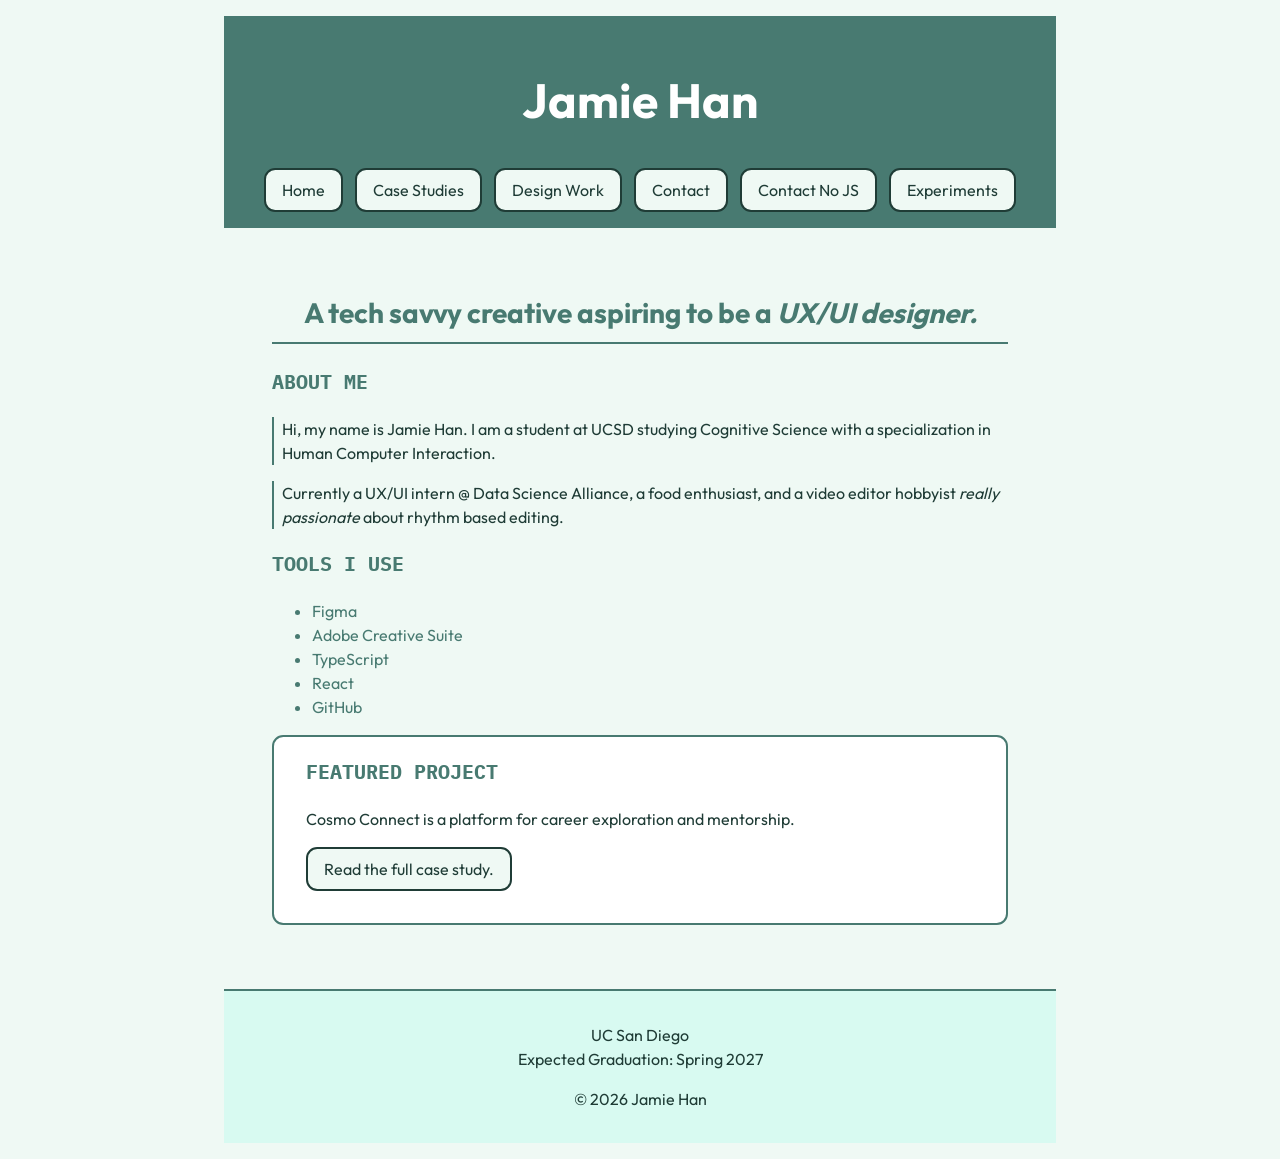
<file: index.html>
<!DOCTYPE html>
<html lang="en">
<head>
  <meta charset="utf-8">
  <meta name="viewport" content="width=device-width, initial-scale=1">
  <title>Home | Jamie Han</title>
  <link rel="preconnect" href="https://fonts.googleapis.com">
  <link rel="preconnect" href="https://fonts.gstatic.com" crossorigin>
  <link href="https://fonts.googleapis.com/css2?family=IBM+Plex+Mono:ital,wght@0,100;0,200;0,300;0,400;0,500;0,600;0,700;1,100;1,200;1,300;1,400;1,500;1,600;1,700&family=Outfit:wght@100..900&display=swap" rel="stylesheet">
  <link rel="stylesheet" href="styles.css">
</head>
<body>
  <header>
    <h1>Jamie Han</h1>
    <nav>
      <ul>
        <li><a class="nav-links" href="index.html">Home</a></li>
        <li><a class="nav-links" href="case-studies.html">Case Studies</a></li>
        <li><a class="nav-links" href="design-work.html">Design Work</a></li>
        <li><a class="nav-links" href="contact.html">Contact</a></li>
        <li><a class="nav-links" href="form-no-js.html">Contact No JS</a></li>
        <li><a class="nav-links" href="experiments.html">Experiments</a></li>
      </ul>
    </nav>
  </header>

  <main>
    <hello-world></hello-world>
    <h2>A tech savvy creative aspiring to be a <i>UX/UI designer.</i></h2>

    <section>
      <h3>ABOUT ME</h3>
      <p>Hi, my name is Jamie Han. I am a student at UCSD studying Cognitive Science with a specialization in Human Computer Interaction.</p>
      <p>Currently a UX/UI intern @ Data Science Alliance, a food enthusiast, and a video editor hobbyist <em>really passionate</em> about rhythm based editing.</p>
    </section>

    <section>
      <h3>TOOLS I USE</h3>
      <ul>
        <li>Figma</li>
        <li>Adobe Creative Suite</li>
        <li>TypeScript</li>
        <li>React</li>
        <li>GitHub</li>
      </ul>
    </section>

    <project-card>
      <article>
        <h3>FEATURED PROJECT</h3>
        <p>Cosmo Connect is a platform for career exploration and mentorship.</p>
        <a href="project-1.html">Read the full case study.</a>
      </article>
    </project-card>

  </main>

  <footer>
    <p>UC San Diego<br>Expected Graduation: Spring 2027</p>
    <p>&copy; 2026 Jamie Han</p>
  </footer>
    <script>
        class HelloWorld extends HTMLElement {
        connectedCallback() {
            console.log("Hello World!");
        }
        }
        customElements.define("hello-world", HelloWorld);
    </script>
</body>
</html>
</file>
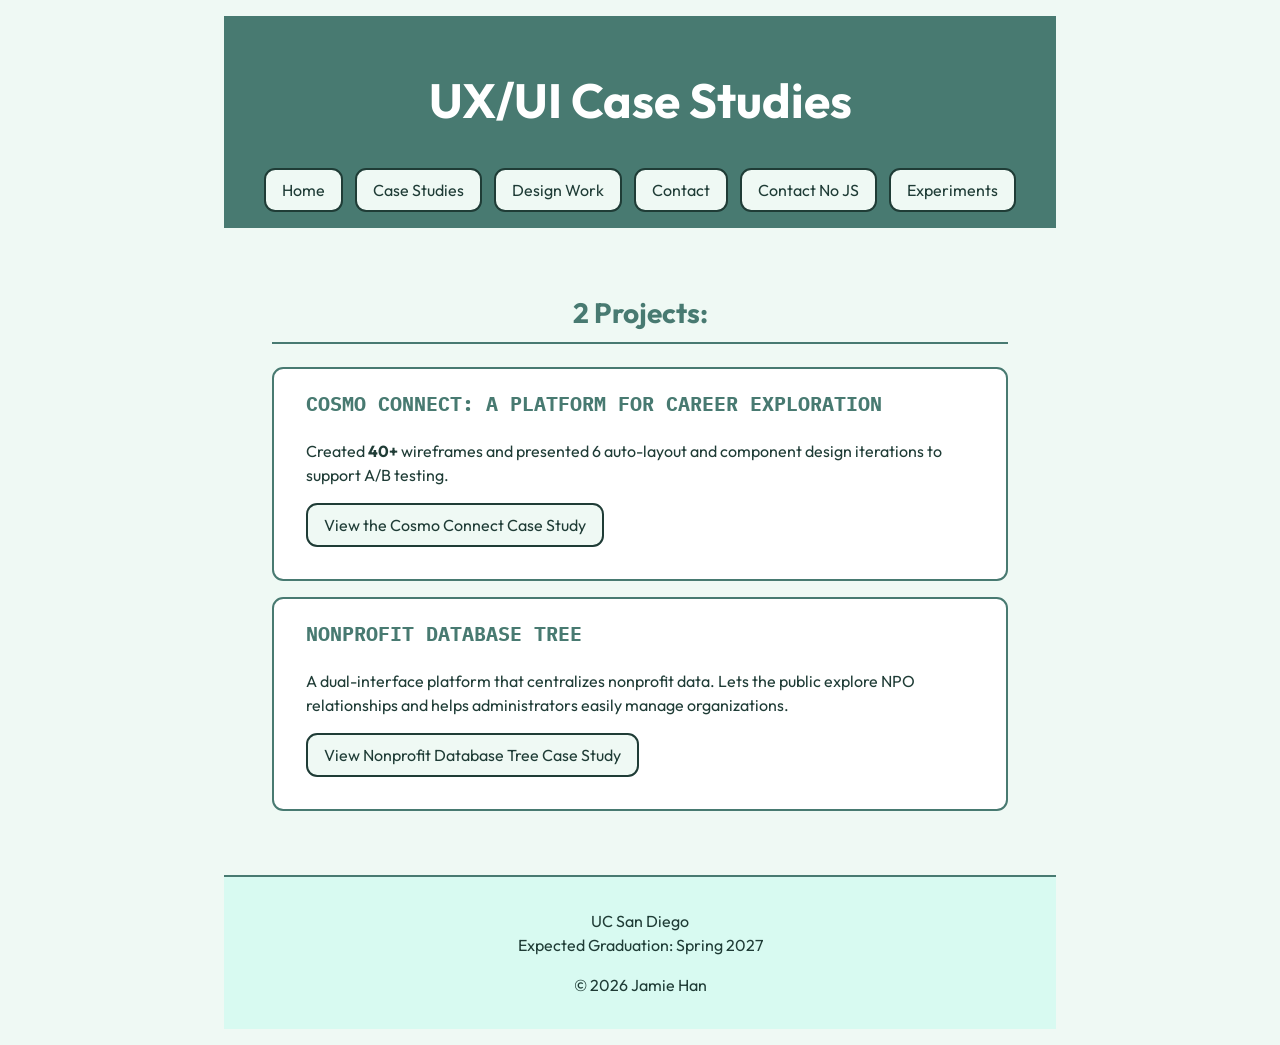
<file: case-studies.html>
<!DOCTYPE html>
<html lang="en">
<head>
  <meta charset="utf-8">
  <meta name="viewport" content="width=device-width, initial-scale=1">
  <title>UX/UI Case Studies | Jamie Han</title>
  <link rel="preconnect" href="https://fonts.googleapis.com">
  <link rel="preconnect" href="https://fonts.gstatic.com" crossorigin>
  <link href="https://fonts.googleapis.com/css2?family=IBM+Plex+Mono:ital,wght@0,100;0,200;0,300;0,400;0,500;0,600;0,700;1,100;1,200;1,300;1,400;1,500;1,600;1,700&family=Outfit:wght@100..900&display=swap" rel="stylesheet">
  <link rel="stylesheet" href="styles.css">
</head>
<body>
  <header>
    <h1>UX/UI Case Studies</h1>
    <nav>
      <ul>
        <li><a class="nav-links" href="index.html">Home</a></li>
        <li><a class="nav-links" href="case-studies.html">Case Studies</a></li>
        <li><a class="nav-links" href="design-work.html">Design Work</a></li>
        <li><a class="nav-links" href="contact.html">Contact</a></li>
        <li><a class="nav-links" href="form-no-js.html">Contact No JS</a></li>
        <li><a class="nav-links" href="experiments.html">Experiments</a></li>
      </ul>
    </nav>
  </header>

  <main>
    <h2><span>2</span> Projects:</h2>
    <project-card>
      <article>
        <h3>COSMO CONNECT: A PLATFORM FOR CAREER EXPLORATION</h3>
        <p>Created <b>40+</b> wireframes and presented 6 auto-layout and component design iterations to support A/B testing.</p>
        <a class = "cs-button" href="project-1.html">View the Cosmo Connect Case Study</a>
      </article>
    </project-card>
    
    <project-card>
      <article>
        <h3>NONPROFIT DATABASE TREE</h3>
        <p>A dual-interface platform that centralizes nonprofit data. Lets the public explore NPO relationships and  helps administrators easily manage organizations.</p>
        <a class = "cs-button" href="project-2.html">View Nonprofit Database Tree Case Study</a>
      </article>
    </project-card>
  </main>

  <footer>
    <p>UC San Diego<br>Expected Graduation: Spring 2027</p>
    <p>&copy; 2026 Jamie Han</p>
  </footer>
</body>
</html>
</file>
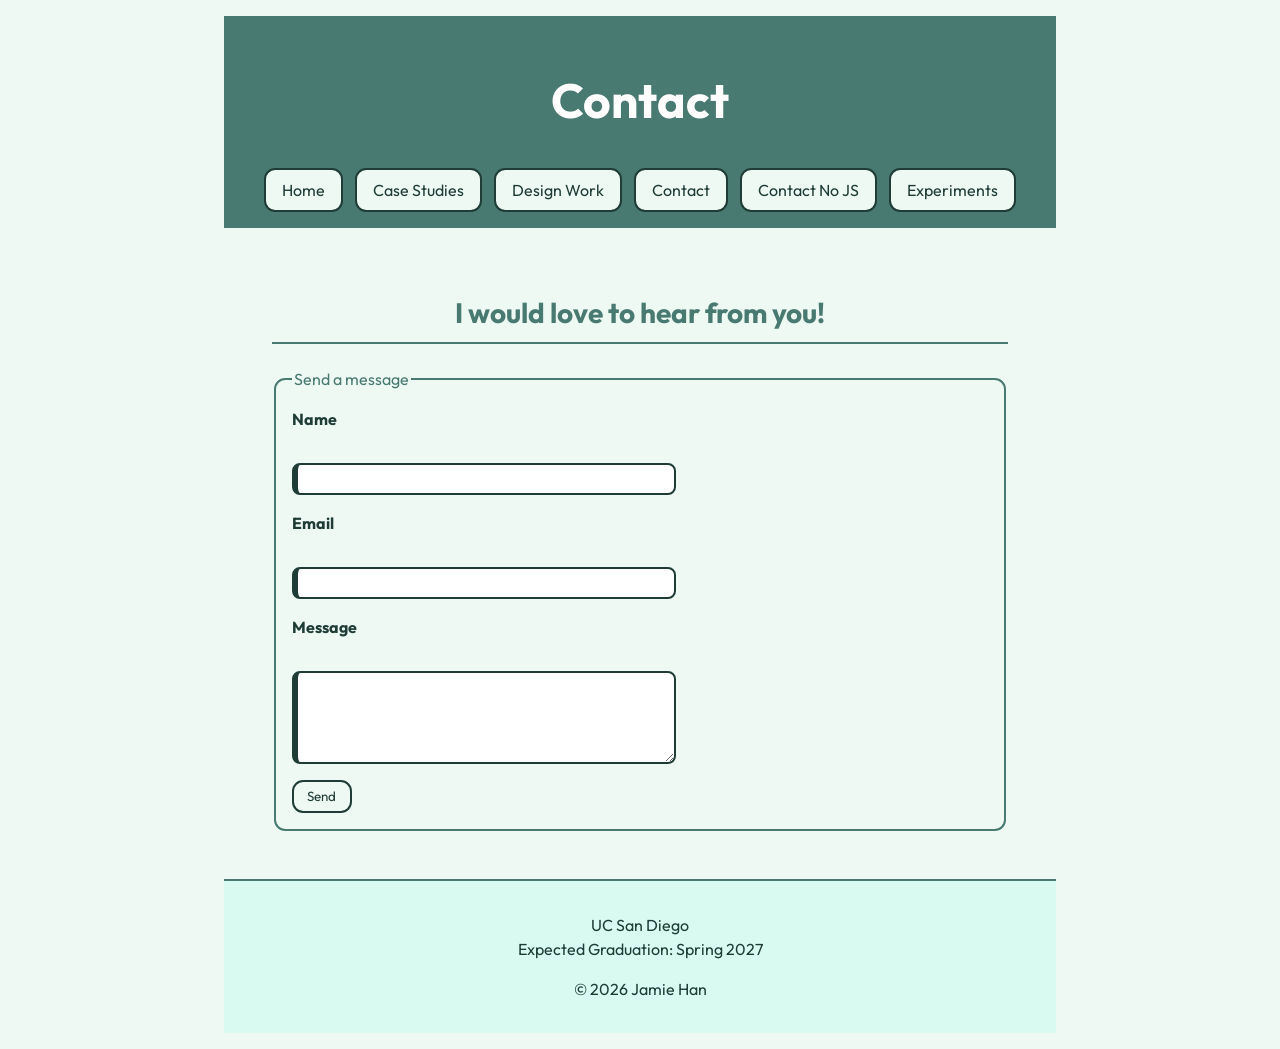
<file: contact.html>
<!DOCTYPE html>
<html lang="en">
<head>
  <meta charset="utf-8">
  <meta name="viewport" content="width=device-width, initial-scale=1">
  <title>Contact | Jamie Han</title>
  <link rel="preconnect" href="https://fonts.googleapis.com">
  <link rel="preconnect" href="https://fonts.gstatic.com" crossorigin>
  <link href="https://fonts.googleapis.com/css2?family=IBM+Plex+Mono:ital,wght@0,100;0,200;0,300;0,400;0,500;0,600;0,700;1,100;1,200;1,300;1,400;1,500;1,600;1,700&family=Outfit:wght@100..900&display=swap" rel="stylesheet">
  <link rel="stylesheet" href="styles.css">
</head>
<body>
  <header>
    <h1>Contact</h1>
    <nav>
      <ul>
        <li><a class="nav-links" href="index.html">Home</a></li>
        <li><a class="nav-links" href="case-studies.html">Case Studies</a></li>
        <li><a class="nav-links" href="design-work.html">Design Work</a></li>
        <li><a class="nav-links" href="contact.html">Contact</a></li>
        <li><a class="nav-links" href="form-no-js.html">Contact No JS</a></li>
        <li><a class="nav-links" href="experiments.html">Experiments</a></li>
      </ul>
    </nav>
  </header>

  <main>
    <h2>I would love to hear from you!</h2>
    <form action="#" method="post" name="contact">
      <fieldset>
        <legend>Send a message</legend>

        <p>
          <label for="name">Name</label><br>
          <input type="text" id="name" name="name" required>
        </p>

        <p>
          <label for="email">Email</label><br>
          <input type="email" id="email" name="email" required>
        </p>

        <p>
          <label for="message">Message</label><br>
          <textarea id="message" name="message" rows="5" cols="40" required></textarea>
        </p>

        <button type="submit">Send</button>
      </fieldset>
    </form>
  </main>

  <footer>
    <p>UC San Diego<br>Expected Graduation: Spring 2027</p>
    <p>&copy; 2026 Jamie Han</p>
  </footer>
</body>
</html>
</file>
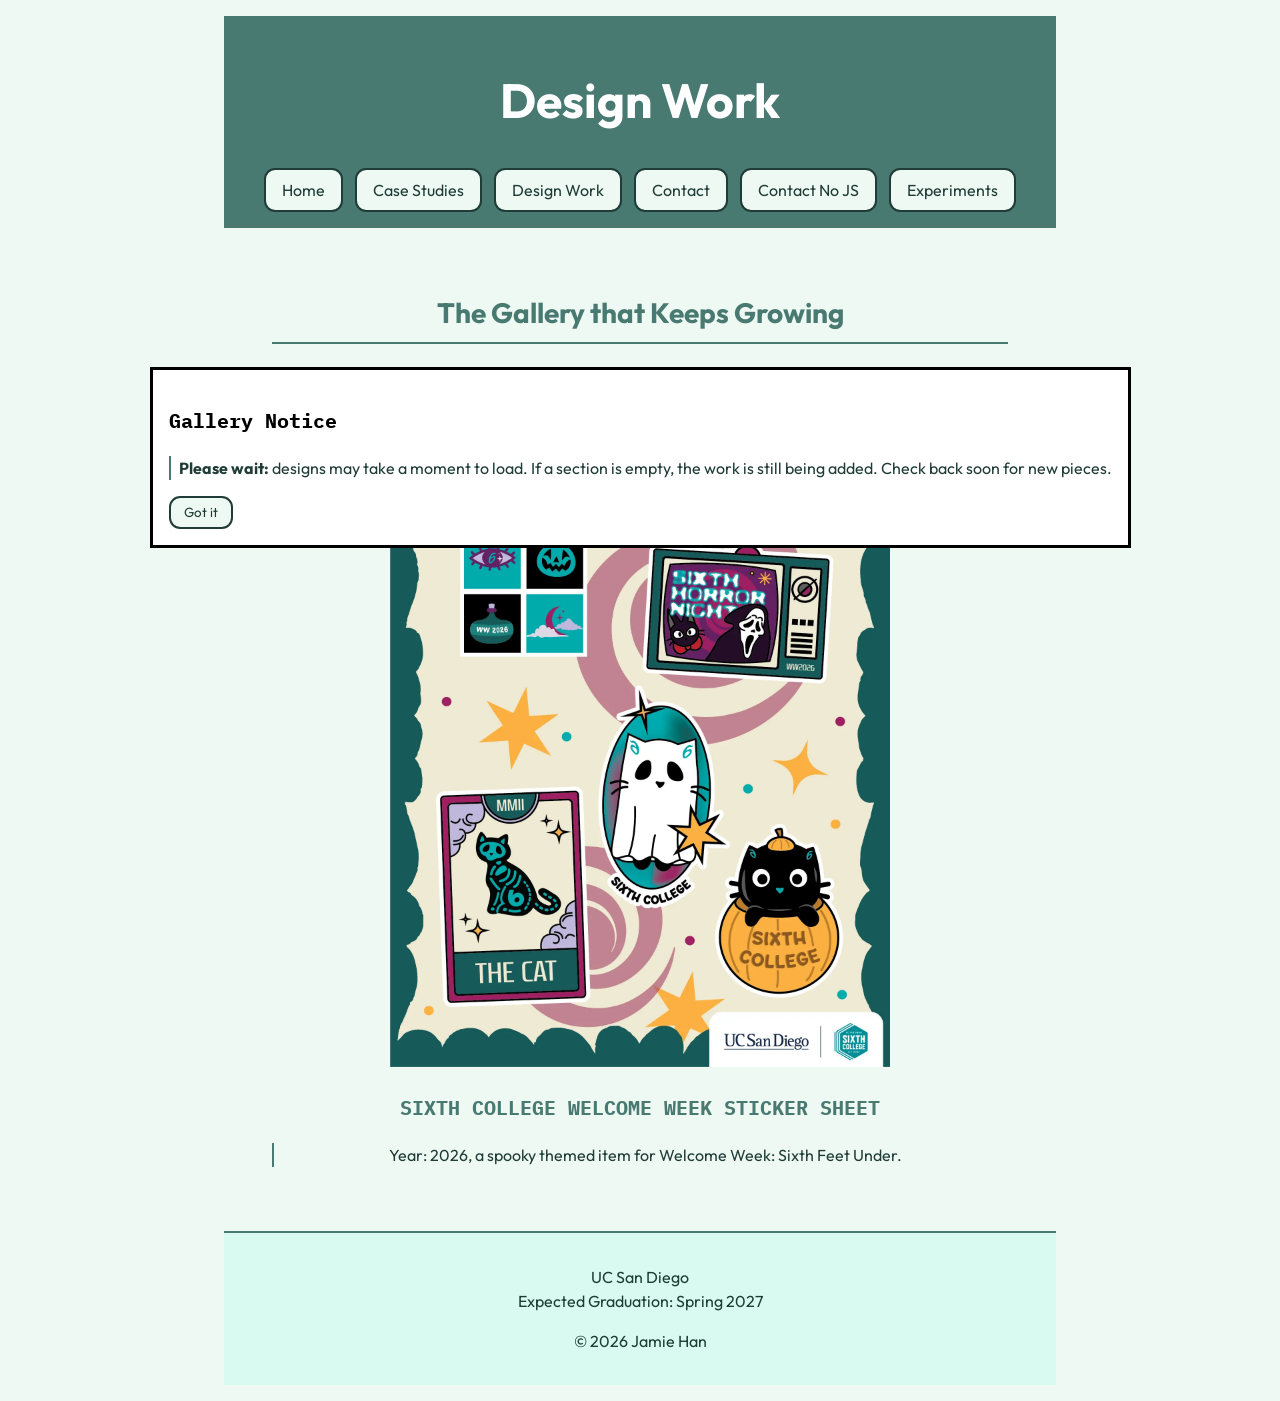
<file: design-work.html>
<!DOCTYPE html>
<html lang="en">
<head>
  <meta charset="utf-8">
  <meta name="viewport" content="width=device-width, initial-scale=1">
  <title>Design Work | Jamie Han</title>
  <link rel="preconnect" href="https://fonts.googleapis.com">
  <link rel="preconnect" href="https://fonts.gstatic.com" crossorigin>
  <link href="https://fonts.googleapis.com/css2?family=IBM+Plex+Mono:ital,wght@0,100;0,200;0,300;0,400;0,500;0,600;0,700;1,100;1,200;1,300;1,400;1,500;1,600;1,700&family=Outfit:wght@100..900&display=swap" rel="stylesheet">
  <link rel="stylesheet" href="styles.css">
</head>
<body>
  <header>
    <h1>Design Work</h1>
    <nav>
      <ul>
        <li><a class="nav-links" href="index.html">Home</a></li>
        <li><a class="nav-links" href="case-studies.html">Case Studies</a></li>
        <li><a class="nav-links" href="design-work.html">Design Work</a></li>
        <li><a class="nav-links" href="contact.html">Contact</a></li>
        <li><a class="nav-links" href="form-no-js.html">Contact No JS</a></li>
        <li><a class="nav-links" href="experiments.html">Experiments</a></li>
      </ul>
    </nav>
  </header>

  <main>
    <section>
      <h2>The Gallery that Keeps Growing</h2>

      <dialog open>
        <h3>Gallery Notice</h3>
        <p>
          <strong>Please wait:</strong> designs may take a moment to load.
          If a section is empty, the work is still being added. Check back soon for new pieces.
        </p>
        <form method="dialog">
          <button type="submit">Got it</button>
        </form>
      </dialog>

      <article>
        <picture>
          <source srcset="stickersheet.webp" type="image/webp">
          <img src="stickersheet.png" alt="Halloween themed sticker sheet for UCSD Sixth College Welcome Week" width="500" height="700">
        </picture>
        <h3>SIXTH COLLEGE WELCOME WEEK STICKER SHEET</h3>
        <p>Year: 2026, a spooky themed item for Welcome Week: Sixth Feet Under.</p>
      </article>
    </section>

  </main>

  <footer>
    <p>UC San Diego<br>Expected Graduation: Spring 2027</p>
    <p>&copy; 2026 Jamie Han</p>
  </footer>
</body>
</html>
</file>
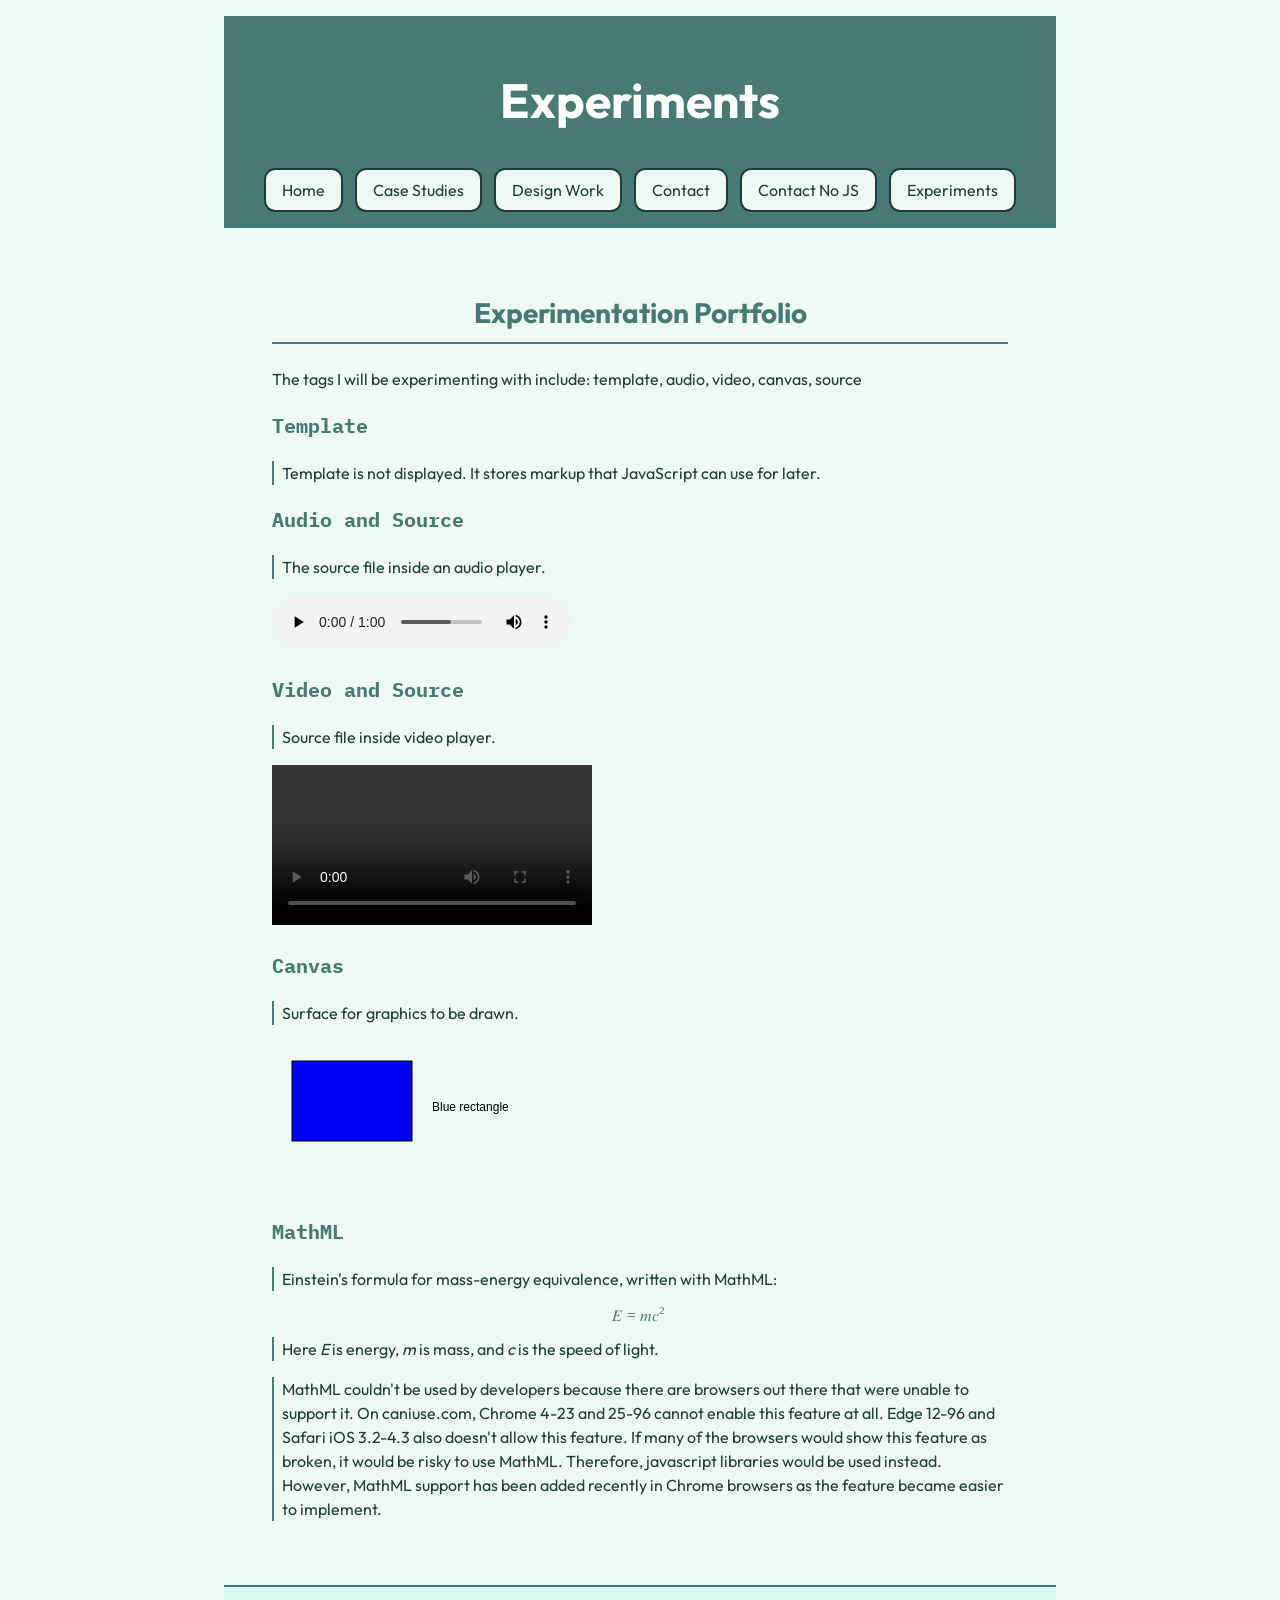
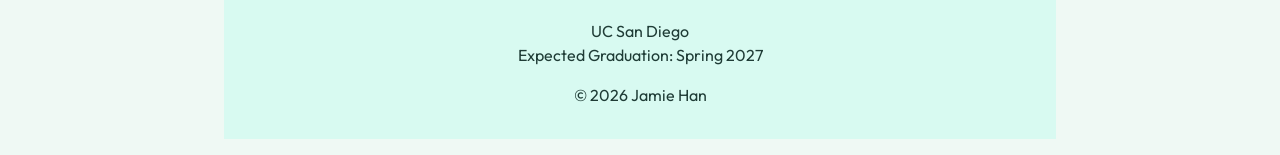
<file: experiments.html>
<!DOCTYPE html>
<html lang="en">
<head>
  <meta charset="utf-8">
  <meta name="viewport" content="width=device-width, initial-scale=1">
  <title>Experiments | Jamie Han</title>
  <link rel="preconnect" href="https://fonts.googleapis.com">
  <link rel="preconnect" href="https://fonts.gstatic.com" crossorigin>
  <link href="https://fonts.googleapis.com/css2?family=IBM+Plex+Mono:ital,wght@0,100;0,200;0,300;0,400;0,500;0,600;0,700;1,100;1,200;1,300;1,400;1,500;1,600;1,700&family=Outfit:wght@100..900&display=swap" rel="stylesheet">
  <link rel="stylesheet" href="styles.css">
</head>
<body>
  <header>
    <h1>Experiments</h1>
    <nav>
      <ul>
        <li><a class="nav-links" href="index.html">Home</a></li>
        <li><a class="nav-links" href="case-studies.html">Case Studies</a></li>
        <li><a class="nav-links" href="design-work.html">Design Work</a></li>
        <li><a class="nav-links" href="contact.html">Contact</a></li>
        <li><a class="nav-links" href="form-no-js.html">Contact No JS</a></li>
        <li><a class="nav-links" href="experiments.html">Experiments</a></li>
      </ul>
    </nav>
  </header>

  <main>
    <h2>Experimentation Portfolio</h2>
    <p>The tags I will be experimenting with include: template, audio, video, canvas, source</p>

    <section>
      <h3>Template</h3>
      <p>Template is not displayed. It stores markup that JavaScript can use for later.</p>
      <template>
        <article>
          <h4>Template Experiment</h4>
          <p>This is an experiment using the template tag, where Javascript copies it onto the page.</p>
        </article>
      </template>
    </section>

    <section>
      <h3>Audio and Source</h3>
      <p>The source file inside an audio player.</p>
      <audio controls>
        <source src="song.mp3" type="audio/mpeg">
        <p>Your browser does not support the audio element.</p>
      </audio>
    </section>

    <section>
      <h3>Video and Source</h3>
      <p>Source file inside video player.</p>
      <video controls width="320" height="180">
        <source src="gradient.mp4" type="video/mp4">
        <p>Your browser does not support video playback.</p>
      </video>
    </section>

    <section>
      <h3>Canvas</h3>
      <p>Surface for graphics to be drawn.</p>
      <canvas id="demo" width="300" height="150">
      <p>Your browser does not support the canvas element.</p>
      </canvas>
    </section>

    <section>
      <h3>MathML</h3>
      <p>Einstein's formula for mass-energy equivalence, written with MathML:</p>

      <math display="block" alttext="E equals m c squared">
        <mrow>
          <mi>E</mi>
          <mo>=</mo>
          <mi>m</mi>
          <msup>
            <mi>c</mi>
            <mn>2</mn>
          </msup>
        </mrow>
      </math>
      <p>Here <em>E</em> is energy, <em>m</em> is mass, and <em>c</em> is the speed of light.</p>

      <p>MathML couldn't be used by developers because there are browsers out there that were unable to support it. On caniuse.com, Chrome 4-23 and 25-96 cannot enable this feature at all. Edge 12-96 and Safari iOS 3.2-4.3 also doesn't allow this feature. If many of the browsers would show this feature as broken, it would be risky to use MathML. Therefore, javascript libraries would be used instead. However, MathML support has been added recently in Chrome browsers as the feature became easier to implement.</p>
    </section>
  </main>

  <footer>
    <p>UC San Diego<br>Expected Graduation: Spring 2027</p>
    <p>&copy; 2026 Jamie Han</p>
  </footer>
  <noscript>
    <p>This page uses JavaScript to draw the canvas. Everything else can be viewed without it.</p>
  </noscript>

  <script>
    const canvas = document.getElementById("demo");
    const pen = canvas.getContext("2d");
    pen.fillStyle = "blue";
    pen.fillRect(20, 20, 120, 80);
    pen.strokeStyle = "black";
    pen.strokeRect(20, 20, 120, 80);
    pen.font = "12px sans-serif";
    pen.fillStyle = "black";
    pen.fillText("Blue rectangle", 160, 70);
  </script>

</body>
</html>
</file>
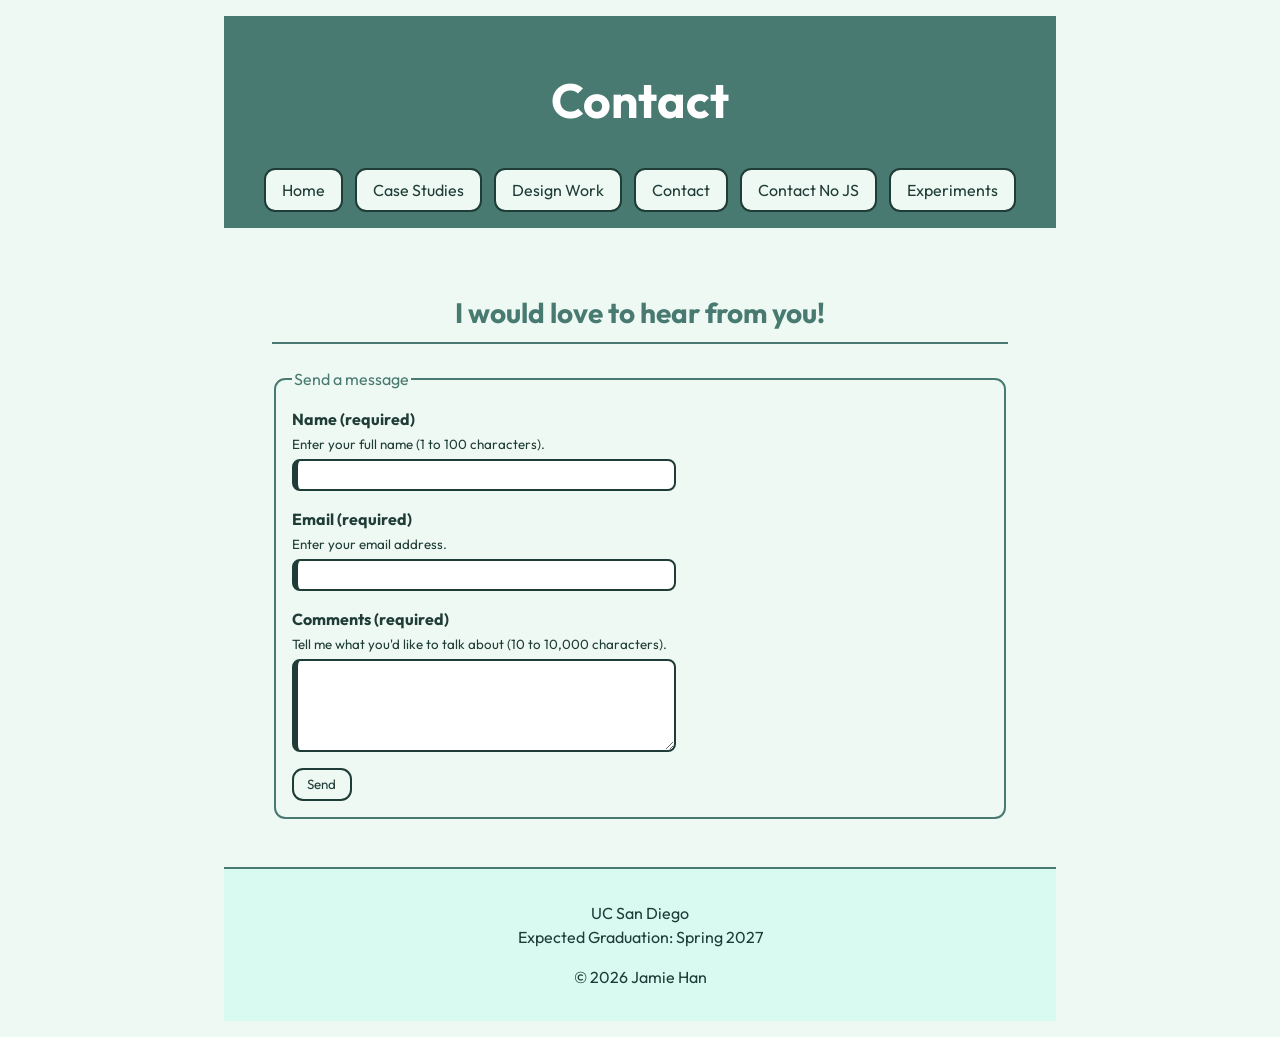
<file: form-no-js.html>
<!DOCTYPE html>
<html lang="en">
<head>
  <meta charset="utf-8">
  <meta name="viewport" content="width=device-width, initial-scale=1">
  <title>Contact | Jamie Han</title>
  <link rel="preconnect" href="https://fonts.googleapis.com">
  <link rel="preconnect" href="https://fonts.gstatic.com" crossorigin>
  <link href="https://fonts.googleapis.com/css2?family=IBM+Plex+Mono:ital,wght@0,100;0,200;0,300;0,400;0,500;0,600;0,700;1,100;1,200;1,300;1,400;1,500;1,600;1,700&family=Outfit:wght@100..900&display=swap" rel="stylesheet">
  <link rel="stylesheet" href="styles.css">
</head>
<body>
  <header>
    <h1>Contact</h1>
    <nav>
      <ul>
        <li><a class="nav-links" href="index.html">Home</a></li>
        <li><a class="nav-links" href="case-studies.html">Case Studies</a></li>
        <li><a class="nav-links" href="design-work.html">Design Work</a></li>
        <li><a class="nav-links" href="contact.html">Contact</a></li>
        <li><a class="nav-links" href="form-no-js.html">Contact No JS</a></li>
        <li><a class="nav-links" href="experiments.html">Experiments</a></li>
      </ul>
    </nav>
  </header>

  <main>
    <h2>I would love to hear from you!</h2>
    <form action="https://httpbin.org/post" method="post" name="contact">
      <fieldset>
        <legend>Send a message</legend>
        <p>
          <label for="name">Name <span>(required)</span></label>
          <small id="name-hint">Enter your full name (1 to 100 characters).</small>
          <input type="text" id="name" name="name" autocomplete="name" aria-describedby="name-hint" required minlength="1" maxlength="100">
        </p>

        <p>
          <label for="email">Email <span>(required)</span></label>
          <small id="email-hint">Enter your email address.</small>
          <input type="email" id="email" name="email" autocomplete="email" aria-describedby="email-hint" required>
        </p>

        <p>
          <label for="comments">Comments <span>(required)</span></label>
          <small id="comments-hint">Tell me what you'd like to talk about (10 to 10,000 characters).</small>
          <textarea id="comments" name="comments" rows="5" aria-describedby="comments-hint" required minlength="10" maxlength="10000"></textarea>
        </p>

        <input type="hidden" name="possible_bot" value="true">

        <button type="submit">Send</button>
      </fieldset>
    </form>
  </main>

  <footer>
    <p>UC San Diego<br>Expected Graduation: Spring 2027</p>
    <p>&copy; 2026 Jamie Han</p>
  </footer>
</body>
</html>
</file>
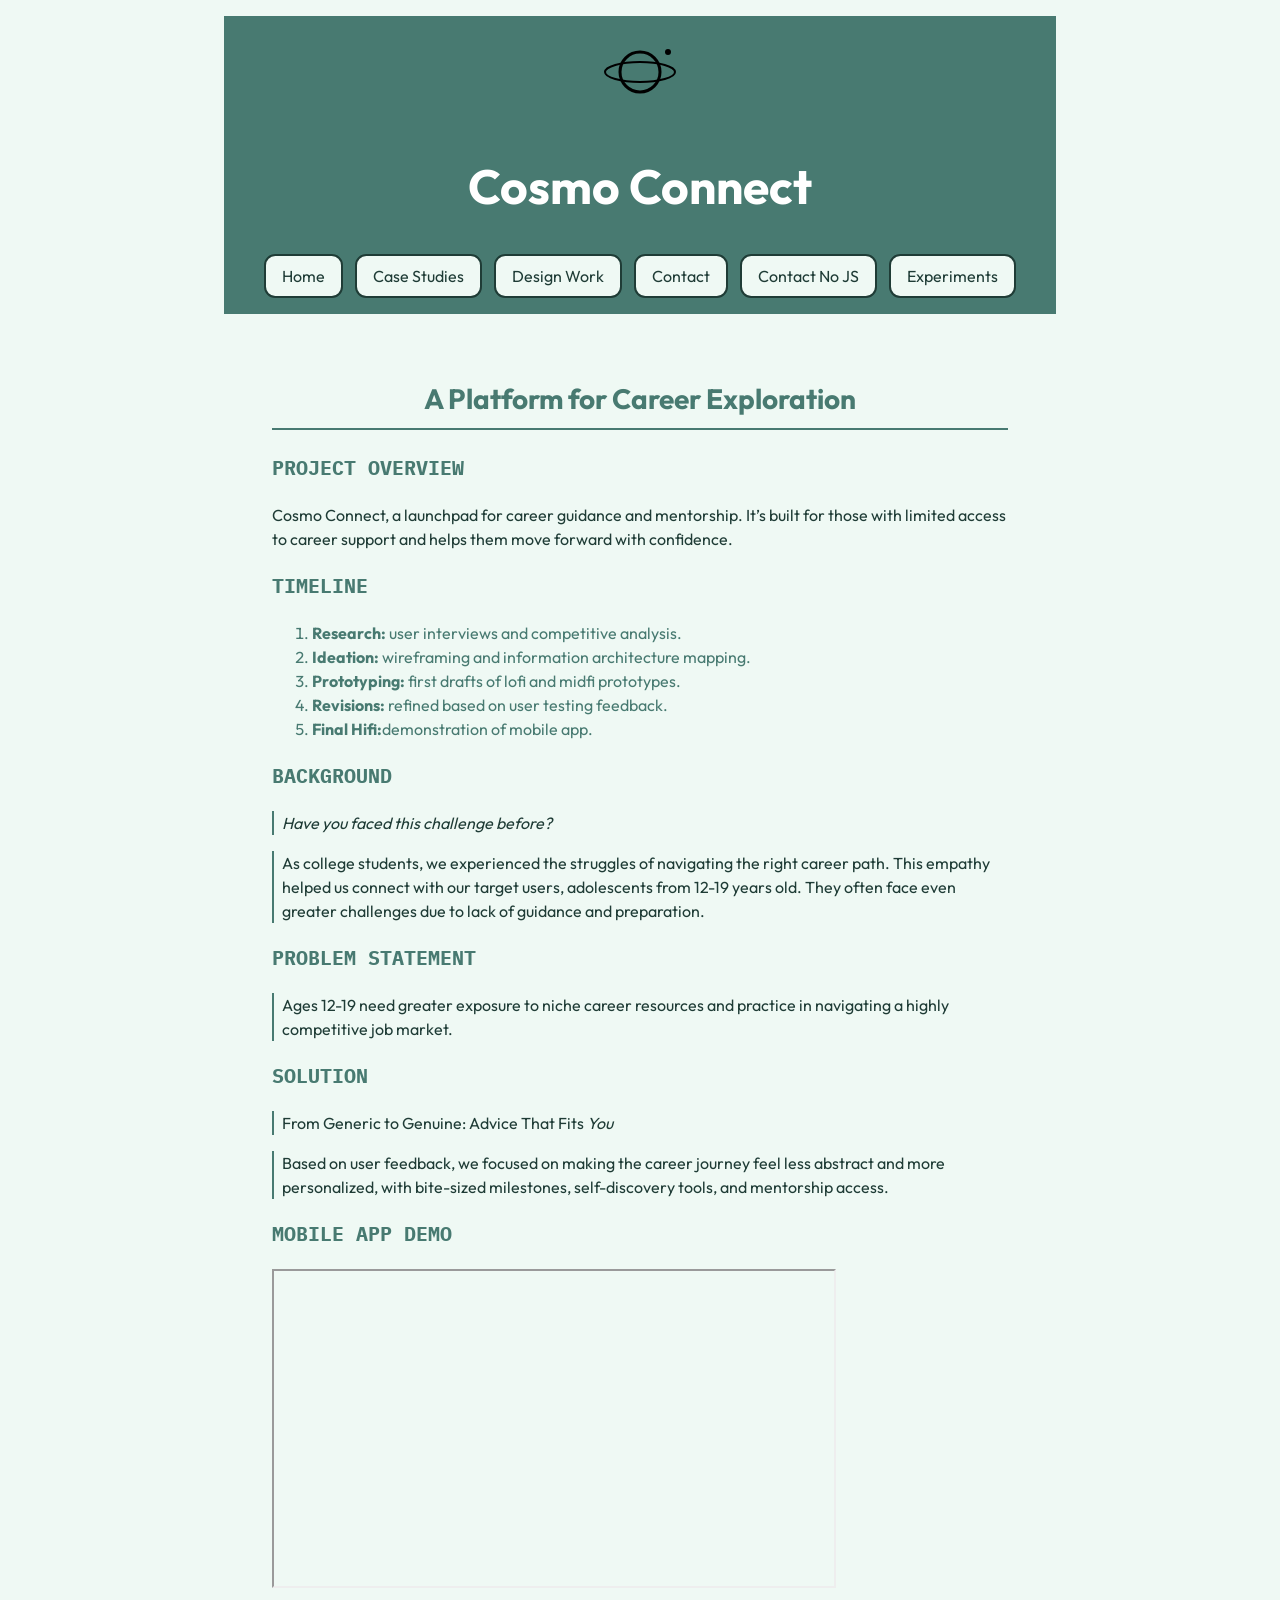
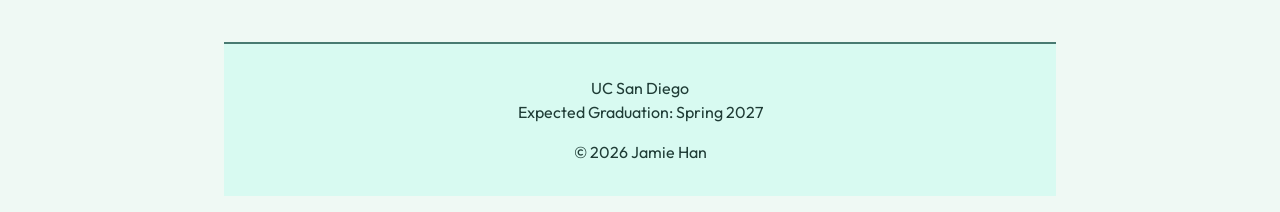
<file: project-1.html>
<!DOCTYPE html>
<html lang="en">
<head>
  <meta charset="utf-8">
  <meta name="viewport" content="width=device-width, initial-scale=1">
  <title>Cosmo Connect Project | Jamie Han</title>
  <link rel="preconnect" href="https://fonts.googleapis.com">
  <link rel="preconnect" href="https://fonts.gstatic.com" crossorigin>
  <link href="https://fonts.googleapis.com/css2?family=IBM+Plex+Mono:ital,wght@0,100;0,200;0,300;0,400;0,500;0,600;0,700;1,100;1,200;1,300;1,400;1,500;1,600;1,700&family=Outfit:wght@100..900&display=swap" rel="stylesheet">
  <link rel="stylesheet" href="styles.css">
</head>
<body>
  <header> 
    <svg width="80" height="80" viewBox="0 0 80 80" role="img" aria-label="Planet with a ring, the Cosmo Connect icon">
        <circle cx="40" cy="40" r="20" fill="none" stroke="black" stroke-width="3"></circle>
        <ellipse cx="40" cy="40" rx="35" ry="10" fill="none" stroke="black" stroke-width="2"></ellipse>
        <circle cx="68" cy="20" r="3" fill="black"></circle>
    </svg>
    <h1>Cosmo Connect</h1>
    <nav>
      <ul>
        <li><a class="nav-links" href="index.html">Home</a></li>
        <li><a class="nav-links" href="case-studies.html">Case Studies</a></li>
        <li><a class="nav-links" href="design-work.html">Design Work</a></li>
        <li><a class="nav-links" href="contact.html">Contact</a></li>
        <li><a class="nav-links" href="form-no-js.html">Contact No JS</a></li>
        <li><a class="nav-links" href="experiments.html">Experiments</a></li>
      </ul>
    </nav>
  </header>

  <main>
    <h2>A Platform for Career Exploration</h2>  

    <article>
      <h3>PROJECT OVERVIEW</h3>
      <p>Cosmo Connect, a launchpad for career guidance and mentorship. It’s built for those with limited access to career support and helps them move forward with confidence.</p>

      <section>
        <h3>TIMELINE</h3>
        <ol>
          <li><strong>Research:</strong> user interviews and competitive analysis.</li>
          <li><strong>Ideation:</strong> wireframing and information architecture mapping.</li>
          <li><strong>Prototyping:</strong> first drafts of lofi and midfi prototypes.</li>
          <li><strong>Revisions:</strong> refined based on user testing feedback.</li>
          <li><strong>Final Hifi:</strong>demonstration of mobile app.</li>
        </ol>
      </section>

      <section>
        <h3>BACKGROUND</h3>
        <p><em>Have you faced this challenge before?</em></p>
        <p>As college students, we experienced the struggles of navigating the right career path. This empathy helped us connect with our target users, adolescents from 12-19 years old. They often face even greater challenges due to lack of guidance and preparation.</p>
     </section>

      <section>
        <h3>PROBLEM STATEMENT</h3>
        <p>Ages 12-19 need greater exposure to niche career resources and 
            practice in navigating a highly competitive job market.</p>
     </section>

      <section>
        <h3>SOLUTION</h3>
        <p>From Generic to Genuine: Advice That Fits <em>You</em></p>
        <p>Based on user feedback, we focused on making the career journey feel less abstract and more personalized, with bite-sized milestones, self-discovery tools, and mentorship access.</p>
     </section>

      <section>
        <h3>MOBILE APP DEMO</h3>
        <iframe src="https://www.youtube.com/embed/PtizWx3S8Fo?si=cdDr-_uODk26tHh2"
                title="Cosmo Connect demo video"
                width="560" height="315"
                allowfullscreen>
        </iframe>
      </section>
    </article>
  </main>

  <footer>
    <p>UC San Diego<br>Expected Graduation: Spring 2027</p>
    <p>&copy; 2026 Jamie Han</p>
  </footer>
</body>
</html>
</file>
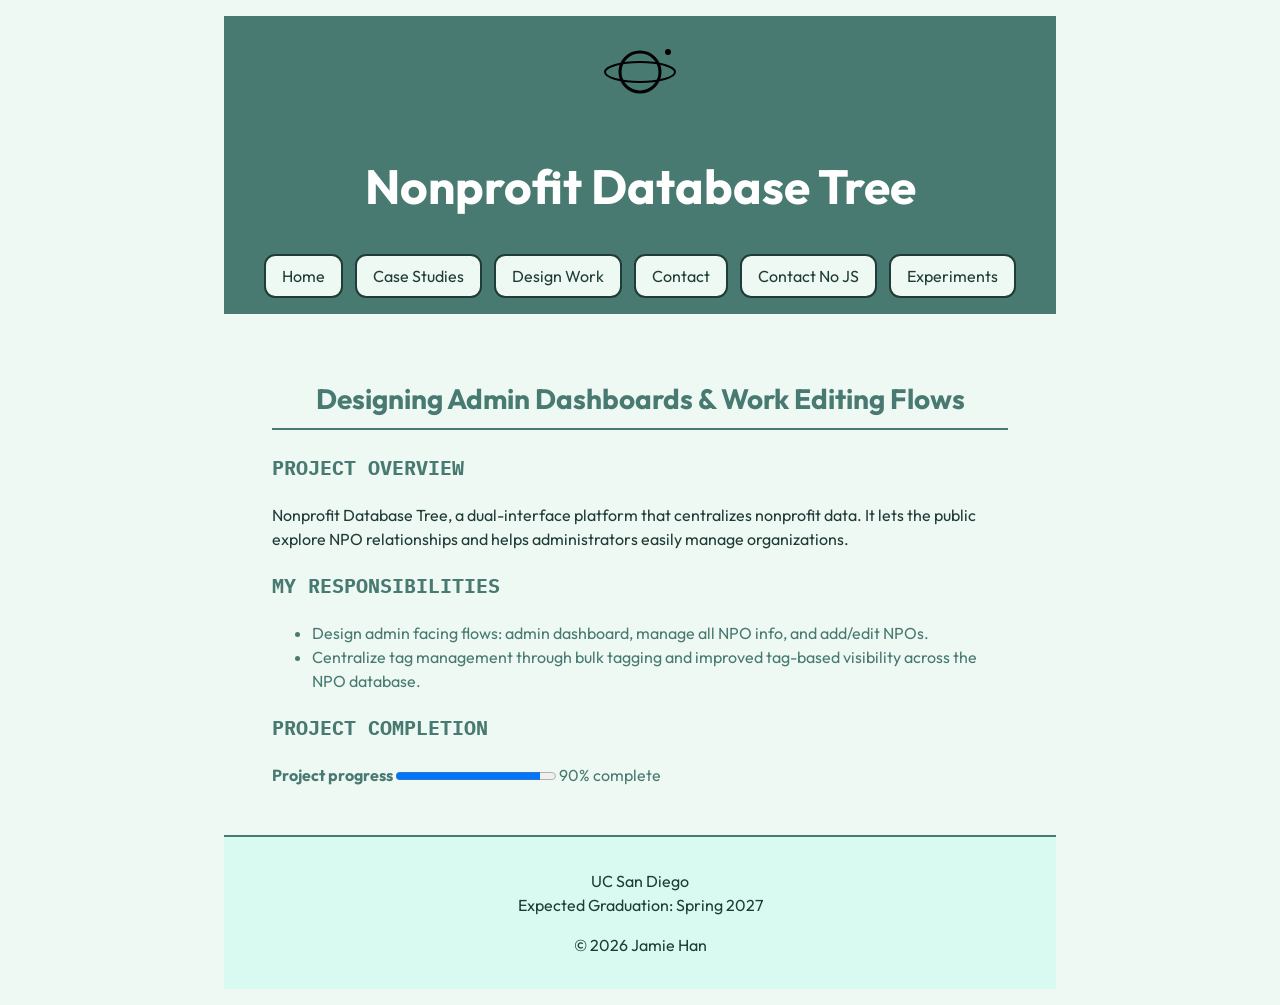
<file: project-2.html>
<!DOCTYPE html>
<html lang="en">
<head>
  <meta charset="utf-8">
  <meta name="viewport" content="width=device-width, initial-scale=1">
  <title>Nonprofit Database Tree | Jamie Han</title>
  <link rel="preconnect" href="https://fonts.googleapis.com">
  <link rel="preconnect" href="https://fonts.gstatic.com" crossorigin>
  <link href="https://fonts.googleapis.com/css2?family=IBM+Plex+Mono:ital,wght@0,100;0,200;0,300;0,400;0,500;0,600;0,700;1,100;1,200;1,300;1,400;1,500;1,600;1,700&family=Outfit:wght@100..900&display=swap" rel="stylesheet">
  <link rel="stylesheet" href="styles.css">
</head>
<body>
  <header>
    <svg width="80" height="80" viewBox="0 0 80 80" role="img" aria-label="Planet with a ring, the Cosmo Connect icon">
        <circle cx="40" cy="40" r="20" fill="none" stroke="black" stroke-width="3"></circle>
        <ellipse cx="40" cy="40" rx="35" ry="10" fill="none" stroke="black" stroke-width="2"></ellipse>
        <circle cx="68" cy="20" r="3" fill="black"></circle>
    </svg>
    <h1>Nonprofit Database Tree</h1>
    <nav>
      <ul>
        <li><a class="nav-links" href="index.html">Home</a></li>
        <li><a class="nav-links" href="case-studies.html">Case Studies</a></li>
        <li><a class="nav-links" href="design-work.html">Design Work</a></li>
        <li><a class="nav-links" href="contact.html">Contact</a></li>
        <li><a class="nav-links" href="form-no-js.html">Contact No JS</a></li>
        <li><a class="nav-links" href="experiments.html">Experiments</a></li>
      </ul>
    </nav>
  </header>

  <main>
    <h2>Designing Admin Dashboards & Work Editing Flows</h2>

    <article>
      <h3>PROJECT OVERVIEW</h3>
      <p>Nonprofit Database Tree, a dual-interface platform that centralizes nonprofit data. It lets the public explore NPO relationships and helps administrators easily manage organizations.</p>

      <section>
        <h3>MY RESPONSIBILITIES</h3>
        <ul>
          <li>Design admin facing flows: admin dashboard, manage all NPO info, and add/edit NPOs.</li>
          <li>Centralize tag management through bulk tagging and improved tag-based visibility across the NPO database.</li>
        </ul>
      </section>

      <section>
        <h3>PROJECT COMPLETION</h3>
        <div>
          <label for="project-progress">Project progress</label>
          <progress id="project-progress" value="90" max="100">90%</progress>
          <span>90% complete</span>
        </div>
      </section>
    </article>
  </main>

  <footer>
    <p>UC San Diego<br>Expected Graduation: Spring 2027</p>
    <p>&copy; 2026 Jamie Han</p>
  </footer>
</body>
</html>
</file>
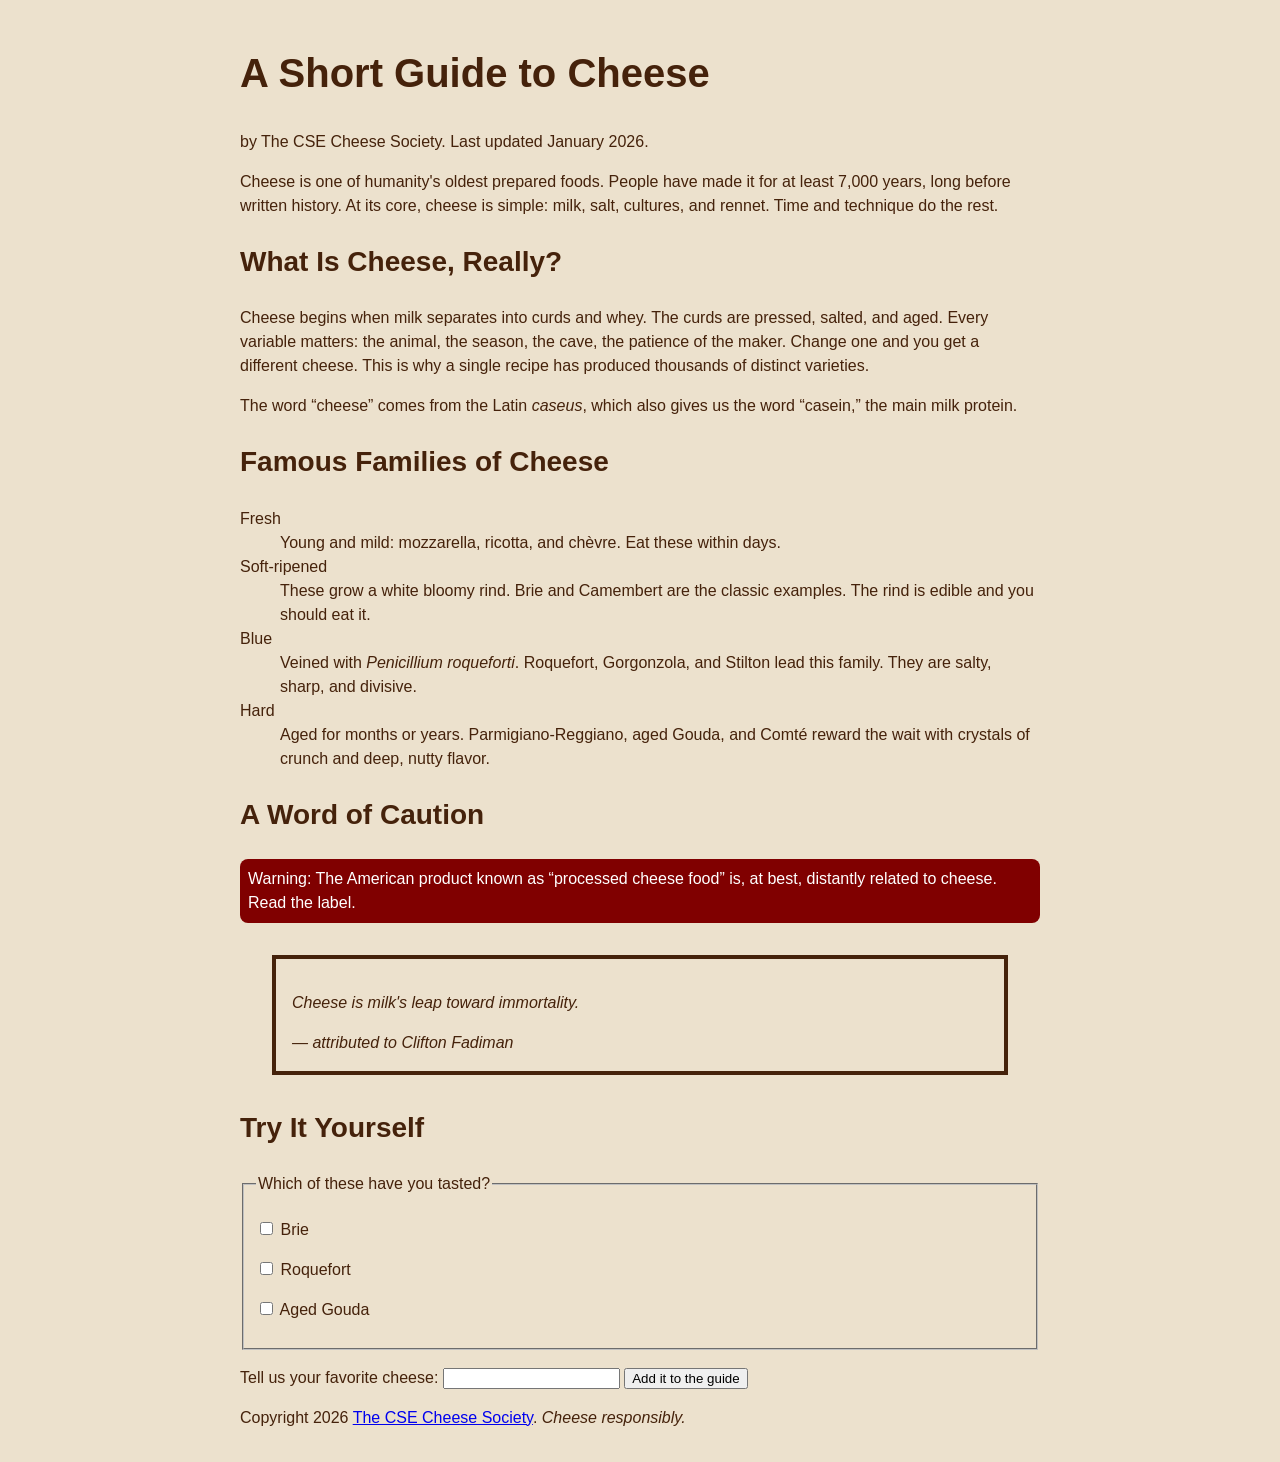
<file: part1/cheese.html>
<!DOCTYPE html>
<html lang="en">
<head>
  <meta charset="UTF-8">
  <meta name="viewport" content="width=device-width, initial-scale=1">
  <title>A Short Guide to Cheese</title>
  <link rel="stylesheet" href="cheese.css">
</head>
<body>
  <header>
    <h1>A Short Guide to Cheese</h1>
    <p>by The CSE Cheese Society. Last updated <time datetime="2026-01">January 2026</time>.</p>
  </header>

  <main>
    <article>
      <p>Cheese is one of humanity's oldest prepared foods. People have made
      it for at least 7,000 years, long before written history. At its core,
      cheese is simple: milk, salt, cultures, and rennet. Time and technique
      do the rest.</p>

      <section>
        <h2>What Is Cheese, Really?</h2>
        <p>Cheese begins when milk separates into curds and whey. The curds
        are pressed, salted, and aged. Every variable matters: the animal,
        the season, the cave, the patience of the maker. Change one and you
        get a different cheese. This is why a single recipe has produced
        thousands of distinct varieties.</p>
        <p>The word <q>cheese</q> comes from the Latin
        <span class="latin" lang="la">caseus</span>, which also gives us the word
        <q>casein,</q> the main milk protein.</p>
      </section>

      <section>
        <h2>Famous Families of Cheese</h2>

        <dl>
          <dt>Fresh</dt>
          <dd>Young and mild: mozzarella, ricotta, and
          <span lang="fr">chèvre</span>. Eat these within days.</dd>

          <dt>Soft-ripened</dt>
          <dd>These grow a white bloomy rind. Brie and Camembert are the
          classic examples. The rind is edible and you should eat it.</dd>

          <dt>Blue</dt>
          <dd>Veined with <span class="latin" lang="la">Penicillium
          roqueforti</span>. Roquefort, Gorgonzola, and Stilton lead this
          family. They are salty, sharp, and divisive.</dd>

          <dt>Hard</dt>
          <dd>Aged for months or years. Parmigiano-Reggiano, aged Gouda,
          and <span lang="fr">Comté</span> reward the wait with crystals
          of crunch and deep, nutty flavor.</dd>
        </dl>
      </section>

      <section>
        <h2>A Word of Caution</h2>
        <p id="warning">Warning: The American product known as
        <q>processed cheese food</q> is, at best, distantly related to
        cheese. Read the label.</p>

        <blockquote>
          <p>Cheese is milk's leap toward immortality.</p>
          <footer>— attributed to Clifton Fadiman</footer>
        </blockquote>
      </section>

      <section>
        <h2>Try It Yourself</h2>
        <form>
          <fieldset>
            <legend>Which of these have you tasted?</legend>
            <p><input type="checkbox" id="c-brie" name="tasted" value="brie">
               <label for="c-brie">Brie</label></p>
            <p><input type="checkbox" id="c-roquefort" name="tasted" value="roquefort">
               <label for="c-roquefort">Roquefort</label></p>
            <p><input type="checkbox" id="c-gouda" name="tasted" value="gouda">
               <label for="c-gouda">Aged Gouda</label></p>
          </fieldset>
          <p>
            <label for="fav">Tell us your favorite cheese:</label>
            <input type="text" id="fav" name="favorite">
            <button type="submit">Add it to the guide</button>
          </p>
        </form>
      </section>
    </article>
  </main>
  <footer>
    <p>Copyright 2026 <a href="https://example.com/cheese-society">The CSE
    Cheese Society</a>. <em>Cheese responsibly.</em></p>
  </footer>
</body>
</html>
</file>
<file: styles.css>
/* Jamie Han
   Repository: https://github.com/jamiexhan/cse134-hw3 */

:root {
  --teal-green: #487A71;
  --dark-green: #1f3c36;
  --light-green: #eff9f4;
  --font-main: 'Outfit', Arial, sans-serif;
  --font-caption: 'IBM Plex Mono', monospace;
}

body{
    font-family: var(--font-main);
    color: var(--teal-green);
    /* backup color in case I no longer want to use color above-> color: #2B5A4F; */
    background-color: var(--light-green);
    line-height: 1.5;
    max-width: 50rem;
    margin: 0 auto;
    padding: 1rem;
}

img,
iframe,
video {
  max-width: 100%;
}

iframe {
  aspect-ratio: 16 / 9;
  height: auto;
}

img,
video {
  height: auto;
}

header{ 
  background-color: var(--teal-green);
  color: white;
  margin: 0 -1rem;
  padding: 1rem;
  text-align: center;
}

footer {
  background-color: rgb(216, 250, 241);
  border-top: 2px solid var(--teal-green);
  margin: 1rem -1rem 0;
  padding: 1rem;
  text-align: center;
}

h1 {
  font-size: 3rem;
}

h2 {
  font-size: 1.75rem;
  text-align: center;
  padding: 0.5rem;
  border-bottom: 2px solid var(--teal-green);
}

h3{
  font-family: var(--font-caption);
  font-size: 1.25rem;
}

p{
  color: var(--dark-green);
}

main {
  padding: 1rem;
}

project-card {
  border: 2px solid var(--teal-green);
  border-radius: 0.7rem;
  background-color: white;
  display: block;
  padding: 0 2rem 2rem 2rem;
  margin: 1rem 0;
}

nav ul {
  display: flex; 
  justify-content: center;
  flex-wrap: wrap;
  gap: 0.75rem;
  list-style: none;
  margin: 0;
  padding: 0;
}

a {
  display: inline-block;
  max-width: 100%;
  padding: 0.5em 1em;
  border: 2px solid var(--dark-green);
  background-color: var(--light-green);
  border-radius: 0.7rem;
  text-decoration: none;
  color: var(--dark-green);
}

a:hover {
  background-color: var(--dark-green);
  color: white;
}

a:focus,
input:focus,
textarea:focus,
select:focus,
button:focus {
  outline: 3px solid var(--dark-green);
  outline-offset: 2px;
}

form p {
  display: flex;
  flex-direction: column;
  gap: 0.25rem;
  margin: 0 0 1rem; 
}

label{
  font-weight: bold;
}

button {
  padding: 0.5em 1em;
  border: 2px solid var(--dark-green);
  border-radius: 0.7rem;
  background-color: var(--light-green);
  color: var(--dark-green);
  font-family: inherit;
}

button:hover {
  background-color: var(--dark-green);
  color: white;
}

/*To give more contrast in nav bar highlight vs background*/
header a:focus {
  outline-color: var(--light-green);
}

fieldset {
  min-width: 0;
  padding: 1rem;
  border: 2px solid var(--teal-green);
  border-radius: 0.7rem;
}

/* Attribute selector: target the text and email inputs by their type attribute;
   textarea is grouped in so all three form fields look consistent(on the contact page) */
input[type="text"],
input[type="email"],
textarea{
  width: 100%;
  border-radius: 0.5rem;
  padding: 0.5em;
  max-width: 24rem;
  box-sizing: border-box;
  border: 2px solid var(--dark-green);
}

input:required,
textarea:required {
  border-left-width: 6px;
}

input:user-invalid, textarea:user-invalid {
  border-color: red;
  background-color: #ffe5e5;
  border-style: dashed;
}

input:user-valid, textarea:user-valid {
  border-color: var(--teal-green);
  border-style: solid;
}

textarea{
  resize: vertical;
}

small{
  color: var(--dark-green);
}

/* Child combinator: targets only articles that are direct children of a section
   (in gallery page) */
section > article {
  text-align: center;
}

/* Descendant combinator: targets p that lives anywhere inside a section
   (in index & gallery page dialog box) */
section p{
  border-left: 2px solid var(--teal-green);
  padding-left: 0.5rem;
}

@media (min-width: 48rem) {
  main {
    padding: 2rem;
  }
}

@media (max-width: 30rem) {
  nav ul {
    flex-direction: column;
  }
  nav a {
    display: block;
    text-align: center;
  }
}
</file>
<file: part1/cheese.css>
/* Jamie Han
     Repository: https://github.com/jamiexhan/cse134-hw3 */
body{
    font-family: 'helvetica', Arial,sans-serif;
    color: #45220b;
    background-color: rgb(236, 225, 205);
    line-height: 1.5;
    max-width: 50rem;
    margin: 0 auto;
    padding: 1rem;
}


h1 {
  font-size: 10rem;
}
/* Cascade: The rule for cascade is that if two rules have the same specificity, 
   the one that comes later in the CSS file will be the on that is presented.
   H1 is therefore 2.5rem, not 10rem. */
h1 {
  font-size: 2.5rem;
}

h2 {
  font-size: 1.75rem;
}

.latin{
    font-style: italic;
}


#warning {
    color: white;
    background-color: maroon;
    padding: 0.5rem;
    border-radius: 0.5rem;
}

blockquote{
    font-style: italic;
    border: 4px solid #45220b;
    padding: 1rem;
    margin: 2rem;
}

a:hover {
  color: #b00020;
  text-decoration: none;
  background-color: #fff3cd;
}

a:focus,
input:focus,
textarea:focus,
select:focus,
button:focus {
  outline: 3px solid #1a5fb4;
  outline-offset: 2px;
}
</file>
